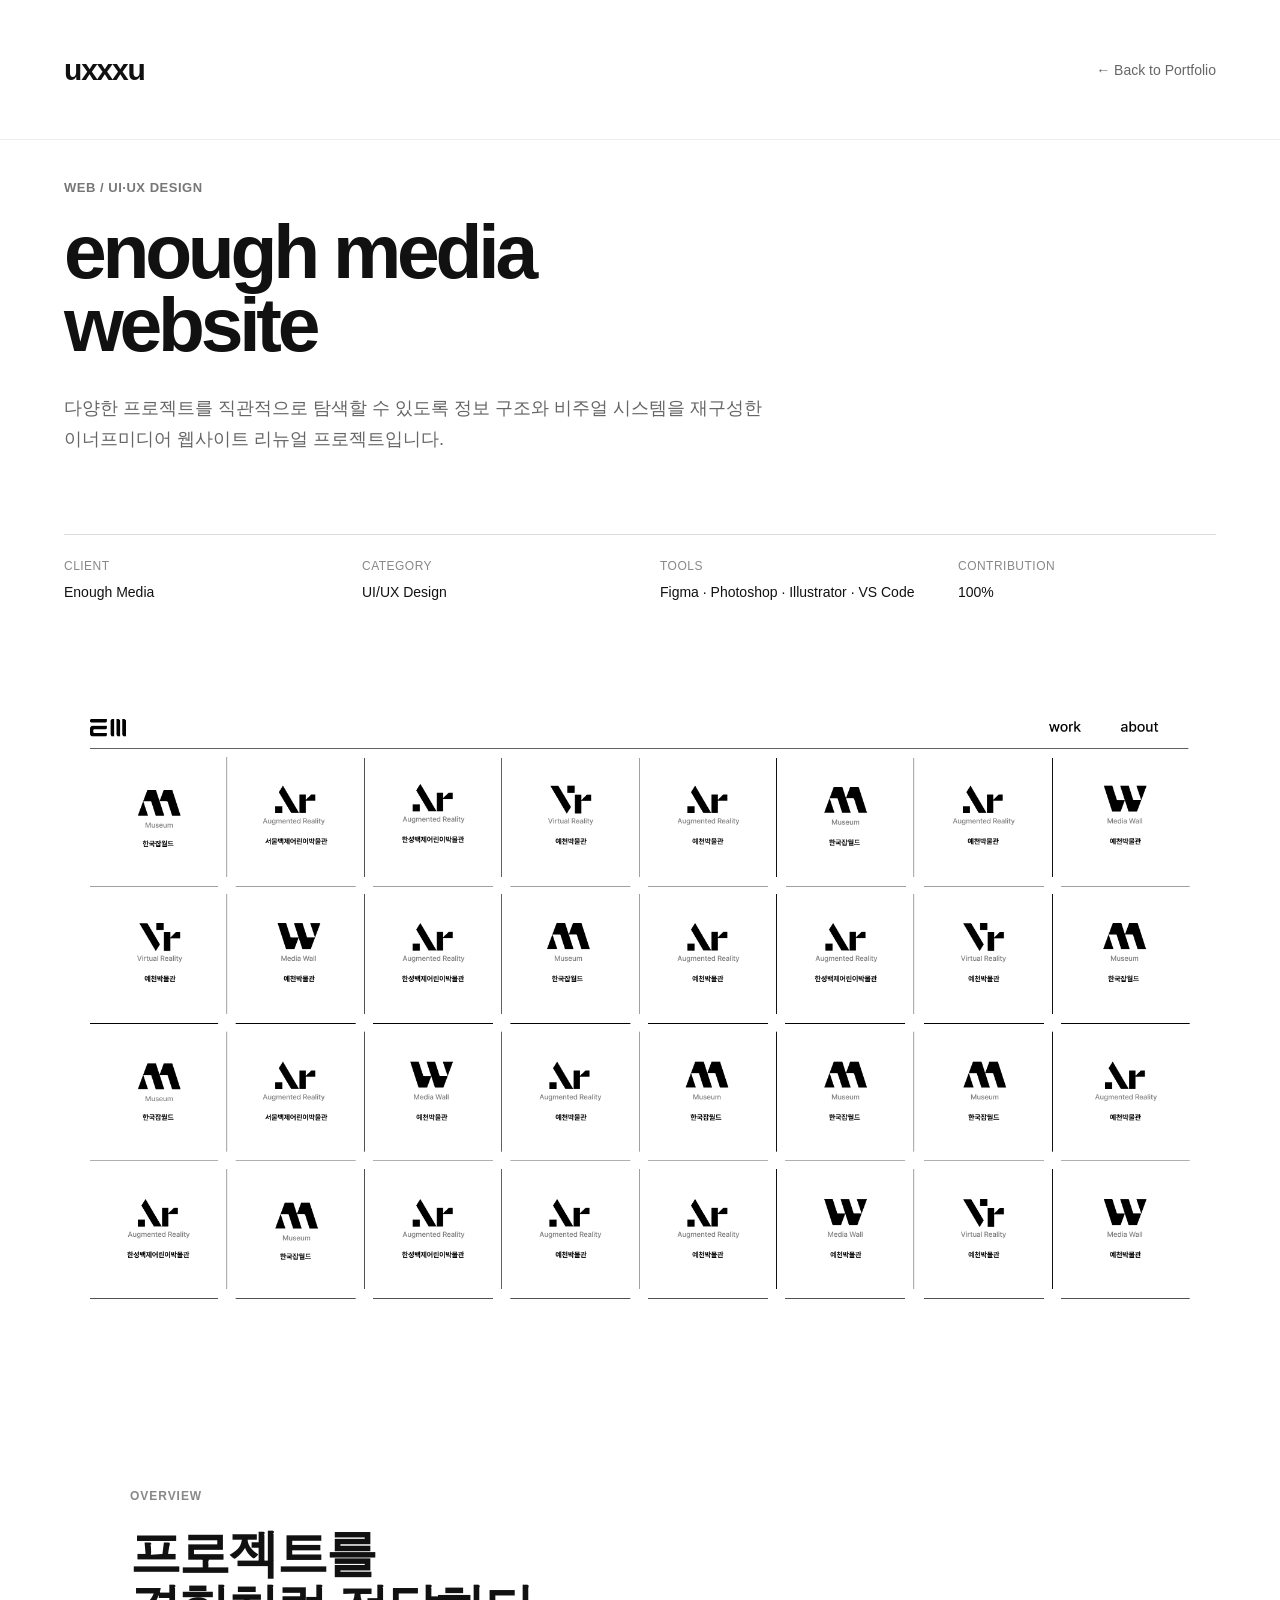
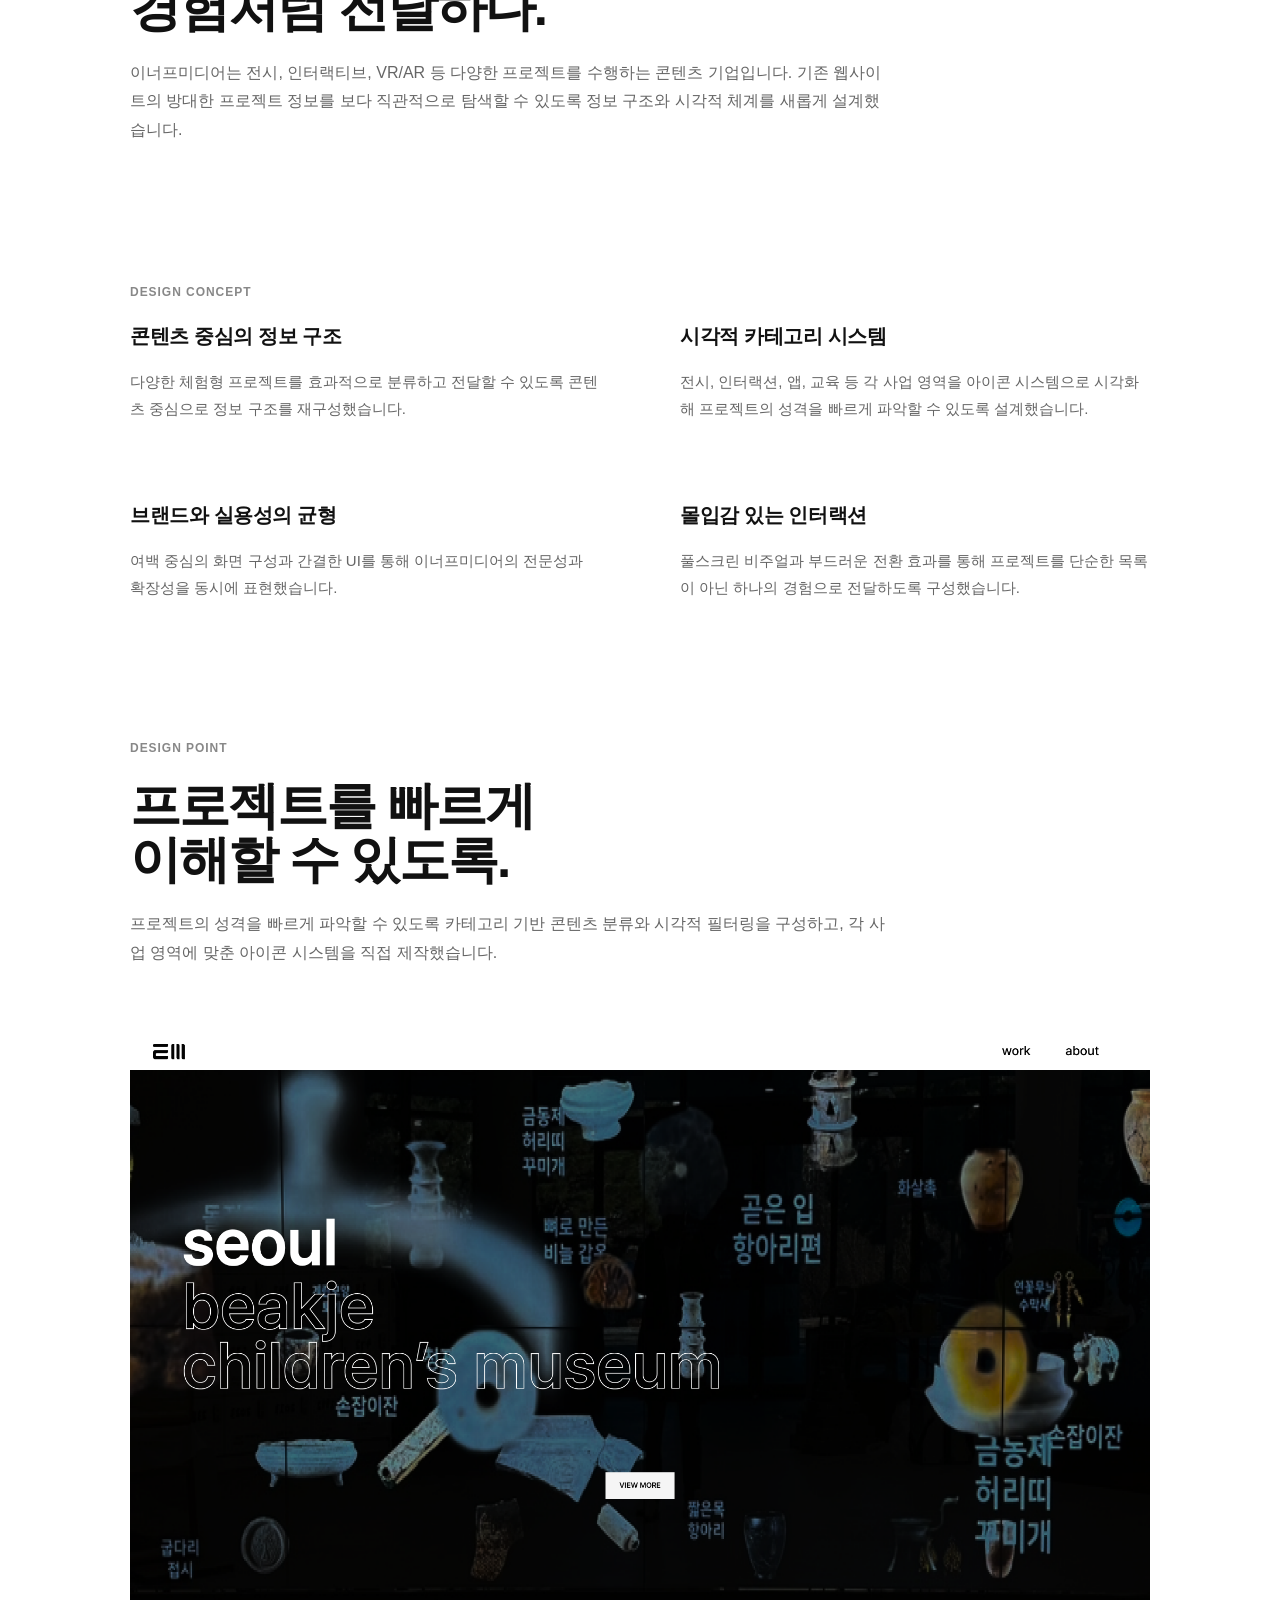
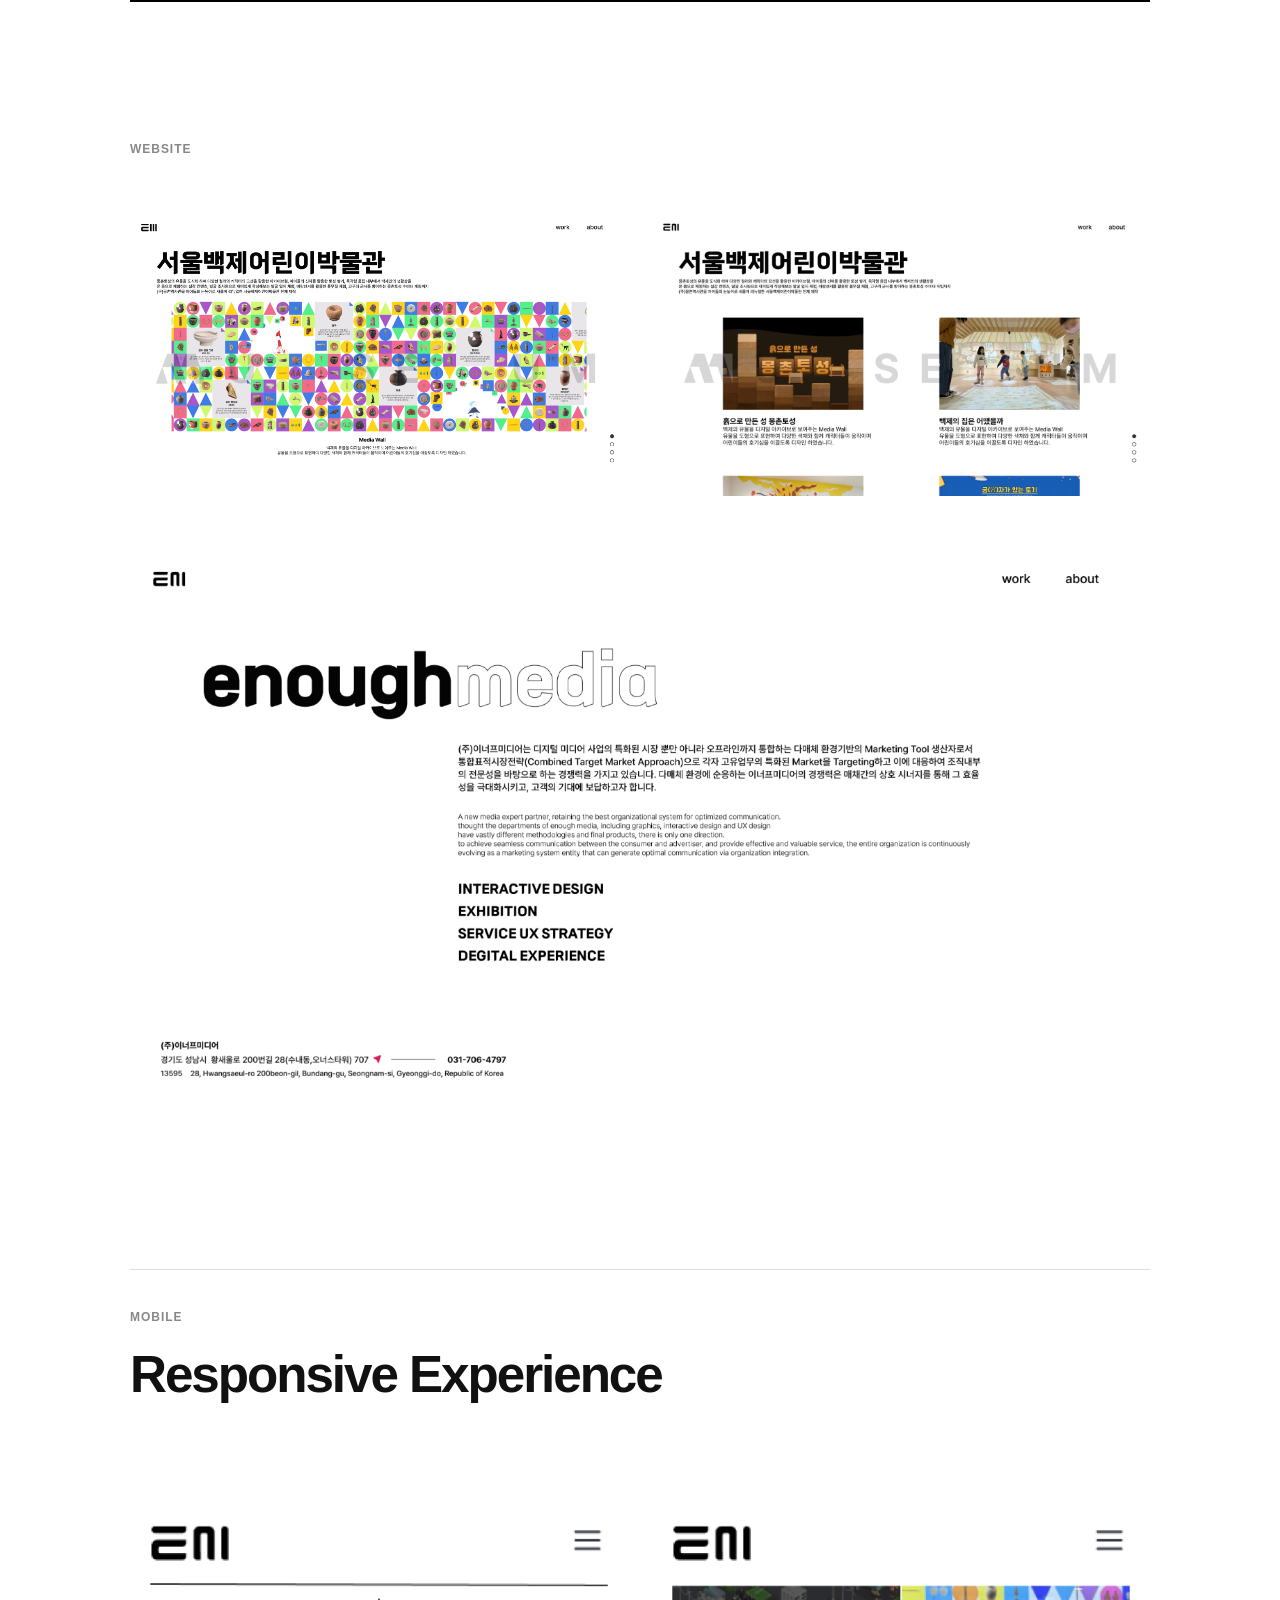
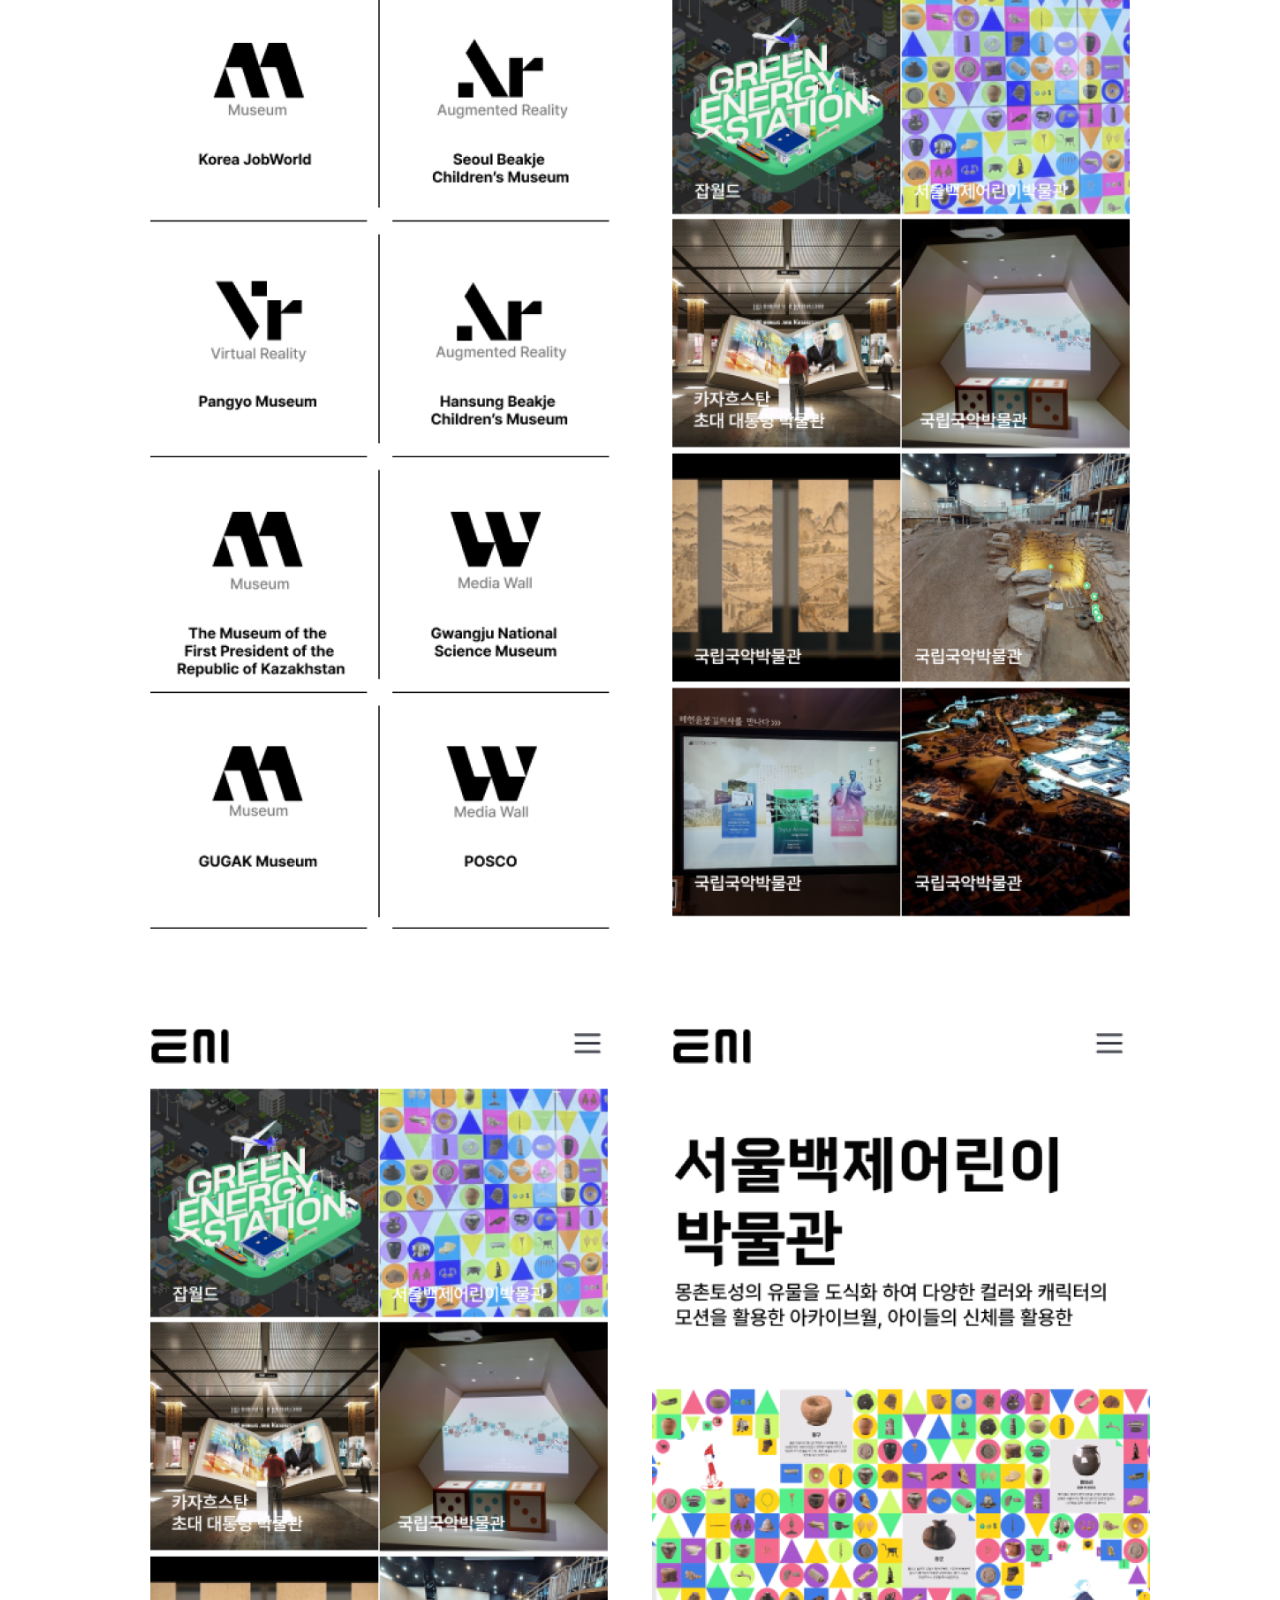
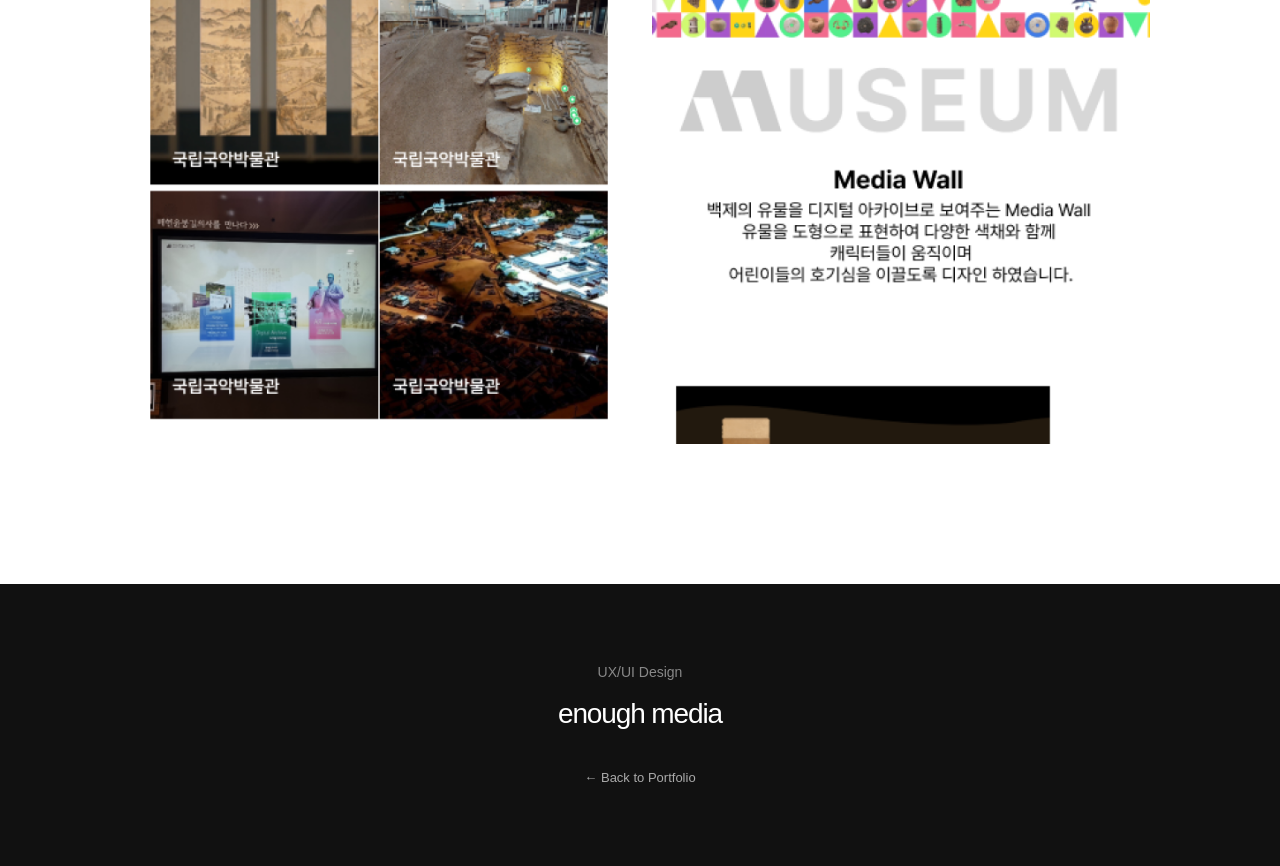
<file: case/em.html>
<!DOCTYPE html>
<html lang="ko">

<head>

    <meta charset="UTF-8">

    <meta name="viewport"
          content="width=device-width, initial-scale=1.0">

    <title>Enough Media — UX/UI Design | uxxxu</title>

    <link rel="stylesheet" href="css/style.css">

    <style>

        /* =========================================================
           CASE STUDY — ENOUGH MEDIA
        ========================================================= */

        .case-page {
            background: #fff;
            color: #111;
        }


        /* =========================================================
           CASE STUDY HEADER
        ========================================================= */

        .case-site-header {

            height: 140px;

            padding: 0 64px;

            display: flex;

            align-items: center;

            justify-content: space-between;

            border-bottom: 1px solid #eee;

            background: #fff;

        }

        .case-site-logo {

            font-size: 30px;

            font-weight: 900;

            letter-spacing: -.04em;

            color: #111;

        }

        .case-site-back {

            font-size: 14px;

            font-weight: 500;

            color: #666;

            text-decoration: none;

            transition: color .2s ease;

        }

        .case-site-back:hover {

            color: #111;

        }


        /* =========================================================
           CASE HEADER
        ========================================================= */

        .case-header {
            padding: 180px 64px 100px;
        }

        .case-header-inner {
            max-width: 1280px;
            margin: 0 auto;
        }

        .case-category {
            margin-bottom: 20px;
            font-size: 13px;
            font-weight: 600;
            color: #777;
            letter-spacing: .04em;
        }

        .case-title {
            margin: 0;
            font-size: clamp(48px, 6vw, 88px);
            line-height: .95;
            letter-spacing: -.055em;
            font-weight: 700;
        }

        .case-intro {
            max-width: 700px;
            margin-top: 32px;
            font-size: 18px;
            line-height: 1.7;
            color: #666;
        }

        .case-meta {
            display: grid;
            grid-template-columns: repeat(4, 1fr);
            gap: 40px;

            margin-top: 80px;
            padding-top: 24px;

            border-top: 1px solid #ddd;
        }

        .case-meta-item span {
            display: block;

            margin-bottom: 10px;

            font-size: 12px;
            color: #888;
            letter-spacing: .04em;
        }

        .case-meta-item strong {
            font-size: 14px;
            font-weight: 500;
        }


        /* =========================================================
           HERO IMAGE
        ========================================================= */

        .case-hero {
            padding: 0 64px;
        }

        .case-hero img {
            display: block;

            width: 100%;
            max-width: 1440px;
            height: auto;

            margin: 0 auto;
        }


        /* =========================================================
           CONTENT
        ========================================================= */

        .case-content {
            max-width: 1100px;

            margin: 0 auto;
            padding: 140px 40px;
        }

        .case-section {
            margin-bottom: 140px;
        }

        .case-section:last-child {
            margin-bottom: 0;
        }

        .case-section-label {
            margin-bottom: 24px;

            font-size: 12px;
            font-weight: 600;
            color: #888;

            letter-spacing: .08em;
            text-transform: uppercase;
        }

        .case-section h2 {
            margin: 0 0 24px;

            font-size: clamp(32px, 4vw, 52px);
            line-height: 1.05;
            letter-spacing: -.04em;
        }

        .case-section p {
            max-width: 760px;

            margin: 0;

            font-size: 16px;
            line-height: 1.8;
            color: #666;
        }


        /* =========================================================
           TEXT GRID
        ========================================================= */

        .case-text-grid {
            display: grid;

            grid-template-columns: repeat(2, 1fr);
            gap: 80px;
        }

        .case-text-block h3 {
            margin: 0 0 18px;

            font-size: 20px;
            letter-spacing: -.02em;
        }

        .case-text-block p {
            font-size: 15px;
            line-height: 1.8;
        }


        /* =========================================================
           IMAGE GRID
        ========================================================= */

        .case-image-grid {
            display: grid;

            grid-template-columns: repeat(2, 1fr);
            gap: 24px;

            margin-top: 60px;
        }

        .case-image-grid img {
            display: block;

            width: 100%;
            height: auto;
        }

        .case-image-full {
            margin-top: 60px;
        }

        .case-image-full img {
            display: block;

            width: 100%;
            height: auto;
        }


        /* =========================================================
           MOBILE TITLE
        ========================================================= */

        .case-mobile-title {
            margin-top: 100px;
            padding-top: 40px;

            border-top: 1px solid #ddd;
        }


        /* =========================================================
           RESPONSIVE
        ========================================================= */

        @media (max-width: 980px) {

            .case-site-header {

                height: 100px;

                padding: 0 40px;

            }

            .case-header {
                padding: 140px 40px 80px;
            }

            .case-hero {
                padding: 0 40px;
            }

            .case-meta {
                grid-template-columns: repeat(2, 1fr);
            }

            .case-content {
                padding: 100px 40px;
            }

        }


        @media (max-width: 767px) {

            .case-site-header {

                height: 80px;

                padding: 0 26px;

            }

            .case-site-logo {

                font-size: 24px;

            }

            .case-site-back {

                font-size: 13px;

            }

            .case-header {
                padding: 120px 26px 70px;
            }

            .case-title {
                font-size: 48px;
            }

            .case-intro {
                margin-top: 24px;
                font-size: 15px;
            }

            .case-meta {
                grid-template-columns: repeat(2, 1fr);

                gap: 32px 20px;

                margin-top: 60px;
            }

            .case-hero {
                padding: 0 16px;
            }

            .case-content {
                padding: 80px 26px;
            }

            .case-section {
                margin-bottom: 90px;
            }

            .case-section h2 {
                font-size: 36px;
            }

            .case-text-grid {
                grid-template-columns: 1fr;
                gap: 50px;
            }

            .case-image-grid {
                grid-template-columns: 1fr;

                gap: 16px;
                margin-top: 40px;
            }

            .case-image-full {
                margin-top: 40px;
            }

        }

    </style>

</head>


<body class="case-page">


<!-- =========================================================
     CASE STUDY HEADER
========================================================= -->

<header class="case-site-header">

    <a
        href="../index.html"
        class="case-site-logo"
    >
        uxxxu
    </a>

    <a
        href="../index.html"
        class="case-site-back"
    >
        ← Back to Portfolio
    </a>

</header>


<main>


<!-- =========================================================
     CASE HEADER
========================================================= -->

<section class="case-header">

    <div class="case-header-inner">

        <div class="case-category">
            WEB / UI·UX DESIGN
        </div>


        <h1 class="case-title">
            enough media<br>
            website
        </h1>


        <p class="case-intro">
            다양한 프로젝트를 직관적으로 탐색할 수 있도록
            정보 구조와 비주얼 시스템을 재구성한
            이너프미디어 웹사이트 리뉴얼 프로젝트입니다.
        </p>


        <div class="case-meta">

            <div class="case-meta-item">

                <span>CLIENT</span>

                <strong>
                    Enough Media
                </strong>

            </div>


            <div class="case-meta-item">

                <span>CATEGORY</span>

                <strong>
                    UI/UX Design
                </strong>

            </div>


            <div class="case-meta-item">

                <span>TOOLS</span>

                <strong>
                    Figma · Photoshop · Illustrator · VS Code
                </strong>

            </div>


            <div class="case-meta-item">

                <span>CONTRIBUTION</span>

                <strong>
                    100%
                </strong>

            </div>

        </div>

    </div>

</section>



<!-- =========================================================
     HERO
========================================================= -->

<section class="case-hero">

    <img
        src="images/em/EnoughM_main_korean.png"
        alt="Enough Media website"
    >

</section>



<!-- =========================================================
     PROJECT OVERVIEW
========================================================= -->

<section class="case-content">


    <div class="case-section">

        <div class="case-section-label">
            Overview
        </div>


        <h2>
            프로젝트를<br>
            경험처럼 전달하다.
        </h2>


        <p>
            이너프미디어는 전시, 인터랙티브, VR/AR 등
            다양한 프로젝트를 수행하는 콘텐츠 기업입니다.
            기존 웹사이트의 방대한 프로젝트 정보를 보다
            직관적으로 탐색할 수 있도록 정보 구조와
            시각적 체계를 새롭게 설계했습니다.
        </p>

    </div>



    <!-- =====================================================
         DESIGN CONCEPT
    ===================================================== -->

    <div class="case-section">

        <div class="case-section-label">
            Design Concept
        </div>


        <div class="case-text-grid">


            <div class="case-text-block">

                <h3>
                    콘텐츠 중심의 정보 구조
                </h3>

                <p>
                    다양한 체험형 프로젝트를 효과적으로
                    분류하고 전달할 수 있도록 콘텐츠 중심으로
                    정보 구조를 재구성했습니다.
                </p>

            </div>


            <div class="case-text-block">

                <h3>
                    시각적 카테고리 시스템
                </h3>

                <p>
                    전시, 인터랙션, 앱, 교육 등 각 사업 영역을
                    아이콘 시스템으로 시각화해 프로젝트의
                    성격을 빠르게 파악할 수 있도록 설계했습니다.
                </p>

            </div>


            <div class="case-text-block">

                <h3>
                    브랜드와 실용성의 균형
                </h3>

                <p>
                    여백 중심의 화면 구성과 간결한 UI를 통해
                    이너프미디어의 전문성과 확장성을
                    동시에 표현했습니다.
                </p>

            </div>


            <div class="case-text-block">

                <h3>
                    몰입감 있는 인터랙션
                </h3>

                <p>
                    풀스크린 비주얼과 부드러운 전환 효과를 통해
                    프로젝트를 단순한 목록이 아닌
                    하나의 경험으로 전달하도록 구성했습니다.
                </p>

            </div>

        </div>

    </div>



    <!-- =====================================================
         DESIGN POINT
    ===================================================== -->

    <div class="case-section">

        <div class="case-section-label">
            Design Point
        </div>


        <h2>
            프로젝트를 빠르게<br>
            이해할 수 있도록.
        </h2>


        <p>
            프로젝트의 성격을 빠르게 파악할 수 있도록
            카테고리 기반 콘텐츠 분류와 시각적 필터링을
            구성하고, 각 사업 영역에 맞춘 아이콘 시스템을
            직접 제작했습니다.
        </p>


        <div class="case-image-full">

            <img
                src="images/em/EnoughM_work_video.png"
                alt="Enough Media website interaction"
            >

        </div>

    </div>



    <!-- =====================================================
         WEBSITE
    ===================================================== -->

    <div class="case-section">

        <div class="case-section-label">
            Website
        </div>


        <div class="case-image-grid">

            <img
                src="images/em/EnoughM_work_img.png"
                alt="Enough Media website design"
            >


            <img
                src="images/em/image.png"
                alt="Enough Media website screen"
            >

        </div>


        <div class="case-image-full">

            <img
                src="images/em/image 1.png"
                alt="Enough Media website screen"
            >

        </div>

    </div>



    <!-- =====================================================
         MOBILE
    ===================================================== -->

    <div class="case-section">

        <div class="case-mobile-title">

            <div class="case-section-label">
                Mobile
            </div>


            <h2>
                Responsive Experience
            </h2>

        </div>


        <div class="case-image-grid">

            <img
                src="images/em/image 2.png"
                alt="Enough Media mobile design"
            >


            <img
                src="images/em/image 3.png"
                alt="Enough Media mobile design"
            >


            <img
                src="images/em/image 4.png"
                alt="Enough Media mobile design"
            >


            <img
                src="images/em/image 5.png"
                alt="Enough Media mobile design"
            >

        </div>

    </div>


</section>



<!-- ==================================================
     FOOTER
================================================== -->

<footer>

    <div class="footer-title">
        UX/UI Design
    </div>


    <div class="footer-link">
        enough media
    </div>


    <a href="../index.html" class="footer-back">
        ← Back to Portfolio
    </a>

</footer>


</main>

</body>

</html>
</file>
<file: case/css/style.css>
*{

margin:0;
padding:0;
box-sizing:border-box;

}

html{

scroll-behavior:smooth;

}

body{

font-family:"Pretendard",-apple-system,
BlinkMacSystemFont,sans-serif;

background:#fff;

color:#111;

overflow-x:hidden;

-webkit-font-smoothing:antialiased;

}

::selection{

background:#111;

color:#fff;

}

a{

text-decoration:none;

color:inherit;

}

img{

display:block;

width:100%;

}

.container{

max-width:1280px;

margin:auto;

padding:0 64px;

}

header{

position:fixed;

top:0;
left:0;

width:100%;
overflow:visible;

padding:34px 64px;

display:flex;

align-items:center;

z-index:999;

background:rgba(255,255,255,.88);

backdrop-filter:blur(20px);

border-bottom:1px solid rgba(0,0,0,.05);

}

.logo{

font-size:30px;

font-weight:900;

letter-spacing:-.03em;

display:block;

}

.back{

position:absolute;

right:64px;

top:50%;

transform:translateY(-50%);

font-size:14px;

font-weight:500;

color:#666;

white-space:nowrap;

display:block;

transition:.25s;

}

.back:hover{

color:#111;

}

.hero{

padding-top:180px;

padding-bottom:120px;

}

.eyebrow{

font-size:13px;

font-weight:700;

letter-spacing:.18em;

text-transform:uppercase;

color:#888;

margin-bottom:24px;

}

.hero h1{

font-size:clamp(74px,8vw,118px);

font-weight:900;

line-height:.9;

letter-spacing:-.05em;

margin-bottom:28px;

}

.subtitle{

max-width:760px;

font-size:28px;

line-height:1.6;

color:#555;

margin-bottom:72px;

}

.project-info{

display:grid;

grid-template-columns:repeat(4,1fr);

gap:36px;

padding-top:42px;

border-top:1px solid #ececec;

}

.project-info small{

display:block;

font-size:12px;

letter-spacing:.14em;

text-transform:uppercase;

color:#999;

margin-bottom:12px;

}

.project-info strong{

font-size:20px;

font-weight:700;

line-height:1.5;

}

.hero-image{

margin-top:90px;

border-radius:28px;

overflow:hidden;

border:1px solid #ececec;

}

section{

padding:140px 0;

}

.section-title{

font-size:13px;

font-weight:700;

letter-spacing:.18em;

text-transform:uppercase;

color:#888;

margin-bottom:22px;

}

.overview h2{

font-size:clamp(42px,5vw,64px);

font-weight:800;

line-height:1.2;

letter-spacing:-.03em;

max-width:820px;

margin-bottom:32px;

}

.overview-text{

max-width:820px;

font-size:20px;

line-height:1.9;

color:#666;

margin-bottom:70px;

}

.overview-grid{

display:grid;

grid-template-columns:1fr 1fr;

gap:28px;

}

.overview-card{

padding:42px;

border:1px solid #ececec;

border-radius:24px;

background:#fafafa;

}

.overview-card span{

display:block;

font-size:12px;

letter-spacing:.14em;

text-transform:uppercase;

color:#999;

margin-bottom:18px;

}

.overview-card h3{

font-size:28px;

margin-bottom:24px;

line-height:1.35;

}

.overview-card ul{

padding-left:18px;

}

.overview-card li{

margin-bottom:14px;

font-size:18px;

color:#555;

line-height:1.7;

}


/* ---------------- Footer ---------------- */

footer {
    padding: 80px 40px;
    background: #111;
    color: #fff;
    text-align: center;
}

.footer-title {
    font-size: 14px;
    color: #888;
    margin-bottom: 18px;
}

.footer-link {
    font-size: 28px;
    letter-spacing: -.04em;
    overflow-wrap: anywhere;
}

.footer-back {
    display: inline-block;
    margin-top: 40px;
    font-size: 13px;
    color: #aaa;
}

.footer-back:hover {
    color: #fff;
}

/* ---------------- Mobile ---------------- */


@media(max-width:980px){

.container{

padding:0 26px;

}

header{

height:72px;

padding:0 20px;

}

.logo{

font-size:24px;

}

.back{

right:20px;

font-size:13px;

}

.hero{

padding-top:150px;

}

.hero h1{

font-size:58px;

}

.subtitle{

font-size:22px;

}

.project-info{

grid-template-columns:1fr 1fr;

gap:28px;

}

.overview-grid{

grid-template-columns:1fr;

}

.overview-text{

font-size:18px;

}


/* Footer */

    footer {
        padding: 65px 20px;
    }

    .footer-link {
        font-size: 23px;
    }

    .footer-back {
        margin-top: 32px;
    }
}

/* =========================================
   Case Study Spacing
========================================= */

section {
    padding: 100px 0;
}


/* Project → Research */

.benchmark {
    padding-top: 80px;
}


/* Research 내부 간격 */

.benchmark .section-title[style*="margin-top:90px"] {
    margin-top: 70px !important;
}

.benchmark .section-title[style*="margin-top:140px"] {
    margin-top: 100px !important;
}


/* Research 이미지 → 카드 */

.benchmark .overview-grid {
    margin-top: 50px !important;
}


/* Key Insights → 다음 섹션 */

.information-architecture {
    padding-top: 90px;
}


/* IA → UX Design */

.screen-definition {
    padding-top: 100px;
}


/* Screen Definition → Wireframe */

.screen-definition .section-title[style*="margin-top:140px"] {
    margin-top: 100px !important;
}


/* 이미지 사이 기본 간격 */

.hero-image + .hero-image {
    margin-top: 30px;
}


/* =========================================
   UI DESIGN
========================================= */

.ui-subsection {
    margin-top: 90px;
}

.ui-subtitle {
    font-size: 14px;
    font-weight: 600;
    letter-spacing: 0.08em;
    text-transform: uppercase;
    margin-bottom: 32px;
}

.ui-grid {
    display: grid;
    grid-template-columns: repeat(4, 1fr);
    gap: 32px;
}

.ui-item {
    min-width: 0;
}

.ui-image {
    width: 100%;
    overflow: hidden;
    border-radius: 18px;
    background: #f5f5f5;
}

.ui-image img {
    display: block;
    width: 100%;
    height: auto;
}

.ui-item h3 {
    margin: 18px 0 4px;
    font-size: 16px;
    line-height: 1.4;
}

.ui-item p {
    margin: 0;
    color: #777;
    font-size: 14px;
    line-height: 1.5;
}

.mobile-section {
    margin-top: 120px;
}


/* =========================================
   RESPONSIVE
========================================= */

@media (max-width: 900px) {

    .ui-grid {
        grid-template-columns: repeat(2, 1fr);
        gap: 24px;
    }

}


@media (max-width: 600px) {

    .ui-grid {
        grid-template-columns: 1fr;
        gap: 40px;
    }

    .ui-subsection {
        margin-top: 60px;
    }

    .mobile-section {
        margin-top: 80px;
    }

}

/* =========================
   VIDEO MODAL
========================= */

.video-button {
    -webkit-appearance: none !important;
    appearance: none !important;

    display: inline-flex !important;
    align-items: center !important;
    justify-content: center !important;

    margin-top: 30px !important;
    padding: 10px 18px !important;

    border: 1px solid #111 !important;
    border-radius: 999px !important;

    background: #fff !important;
    background-image: none !important;

    color: #111 !important;

    font-family: inherit !important;
    font-size: 14px !important;
    font-weight: 500 !important;
    line-height: 1 !important;

    cursor: pointer !important;
    box-shadow: none !important;
}

.video-button:hover {
    background: #111 !important;
    color: #fff !important;
}

.video-modal {
    position: fixed;
    inset: 0;
    z-index: 9999;
    display: none;
    pointer-events: none;
}

.video-modal.is-open {
    display: block;
    pointer-events: auto;
}

.video-modal-inner {
    position: fixed;
    width: min(720px, calc(100vw - 40px));
    aspect-ratio: 16 / 9;
    background: #000;
    box-shadow: 0 20px 60px rgba(0, 0, 0, 0.25);
}

.video-modal iframe {
    display: block;
    width: 100%;
    height: 100%;
    border: 0;
}

.video-modal-close {
    position: absolute;
    top: -42px;
    right: 0;
    width: 32px;
    height: 32px;
    padding: 0;
    border: 0;
    background: transparent;
    color: #111;
    font-size: 28px;
    line-height: 1;
    cursor: pointer;
}

@media (max-width: 800px) {

    .video-modal-inner {
        width: calc(100vw - 32px);
    }

    .video-modal-close {
        top: -38px;
    }

}
</file>
